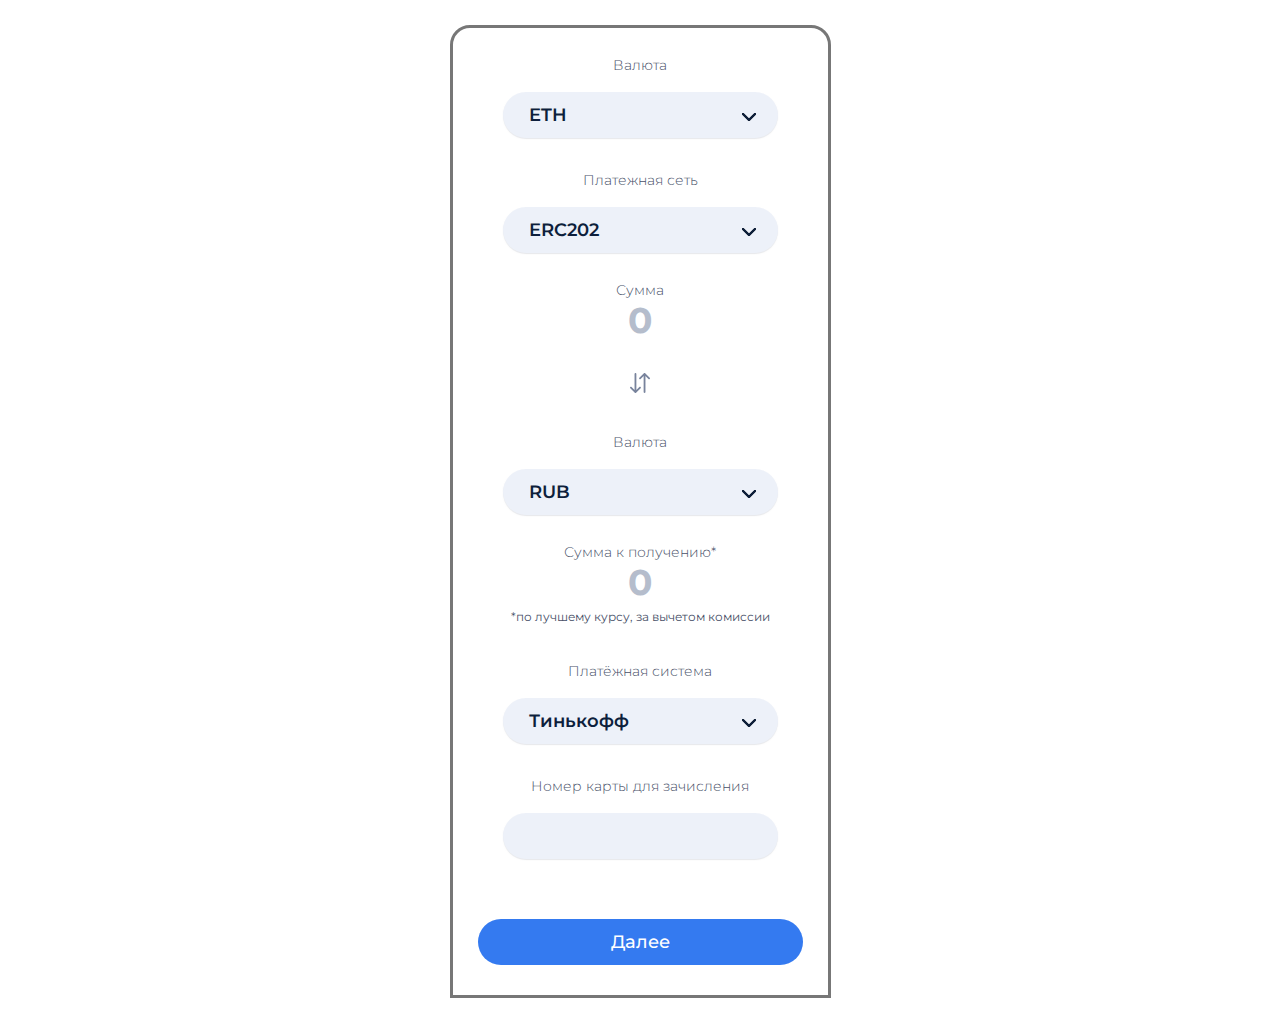
<file: index.html>
<!DOCTYPE html>
<html lang="ru">
<head>
    <meta charset="utf-8">
    <title>dahub</title>
    <link href="https://fonts.googleapis.com/css2?family=Montserrat:wght@300;400;500;600;700&display=swap" rel="stylesheet">
    <link rel="stylesheet" href="https://maxcdn.bootstrapcdn.com/bootstrap/4.0.0/css/bootstrap.min.css" integrity="sha384-Gn5384xqQ1aoWXA+058RXPxPg6fy4IWvTNh0E263XmFcJlSAwiGgFAW/dAiS6JXm" crossorigin="anonymous">
    <link rel="stylesheet" href="style.css">
</head>
<body>
    <div id="app">

        <main>
            <form class="form-exchange" action="index.html" method="post">
                <div class="form-control">
                    <label for="currency">Валюта</label>
                    <div class="select-wrapper">
                        <select name="currency" class="select-currency">
                            <option value="USDT">USDT</option>
                            <option value="BTC">BTC</option>
                            <option value="ETH" selected>ETH</option>
                            <option value="BTC">BTC</option>
                        </select>
                        <svg class="select-angle" width="24" height="24" viewBox="0 0 24 24" fill="none" xmlns="http://www.w3.org/2000/svg">
                            <path d="M18.7 9.7L12.7 15.7C12.5 15.9 12.3 16 12 16C11.7 16 11.5 15.9 11.3 15.7L5.3 9.7C4.9 9.3 4.9 8.7 5.3 8.3C5.7 7.9 6.3 7.9 6.7 8.3L12 13.6L17.3 8.3C17.7 7.9 18.3 7.9 18.7 8.3C19.1 8.7 19.1 9.3 18.7 9.7Z" fill="black"/>
                            <mask id="angle-down" style="mask-type:alpha" maskUnits="userSpaceOnUse" x="5" y="8" width="14" height="8">
                            <path d="M18.7 9.7L12.7 15.7C12.5 15.9 12.3 16 12 16C11.7 16 11.5 15.9 11.3 15.7L5.3 9.7C4.9 9.3 4.9 8.7 5.3 8.3C5.7 7.9 6.3 7.9 6.7 8.3L12 13.6L17.3 8.3C17.7 7.9 18.3 7.9 18.7 8.3C19.1 8.7 19.1 9.3 18.7 9.7Z" fill="white"/>
                            </mask>
                            <g mask="url(#angle-down)">
                            <rect width="24" height="24" fill="#0D1F3C"/>
                            </g>
                        </svg>
                    </div>
                </div>
                <div class="form-control">
                    <label for="network">Платежная сеть</label>
                    <div class="select-wrapper">
                        <select name="network" class="select-currency">
                            <option value="ERC202" selected>ERC202</option>
                            <option value="-">-</option>
                            <option value="-">-</option>
                            <option value="-">-</option>
                        </select>
                        <svg class="select-angle" width="24" height="24" viewBox="0 0 24 24" fill="none" xmlns="http://www.w3.org/2000/svg">
                            <path d="M18.7 9.7L12.7 15.7C12.5 15.9 12.3 16 12 16C11.7 16 11.5 15.9 11.3 15.7L5.3 9.7C4.9 9.3 4.9 8.7 5.3 8.3C5.7 7.9 6.3 7.9 6.7 8.3L12 13.6L17.3 8.3C17.7 7.9 18.3 7.9 18.7 8.3C19.1 8.7 19.1 9.3 18.7 9.7Z" fill="black"/>
                            <mask id="angle-down" style="mask-type:alpha" maskUnits="userSpaceOnUse" x="5" y="8" width="14" height="8">
                            <path d="M18.7 9.7L12.7 15.7C12.5 15.9 12.3 16 12 16C11.7 16 11.5 15.9 11.3 15.7L5.3 9.7C4.9 9.3 4.9 8.7 5.3 8.3C5.7 7.9 6.3 7.9 6.7 8.3L12 13.6L17.3 8.3C17.7 7.9 18.3 7.9 18.7 8.3C19.1 8.7 19.1 9.3 18.7 9.7Z" fill="white"/>
                            </mask>
                            <g mask="url(#angle-down)">
                            <rect width="24" height="24" fill="#0D1F3C"/>
                            </g>
                        </svg>
                    </div>
                </div>
                <div class="form-control amount-wrapper">
                    <label for="amount">Сумма</label>
                    <div class="select-wrapper">
                        <input type="number" name="amount" class="input-amount" placeholder="0" min="0" />
                    </div>
                </div>
                <div class="form-control text-center">
                    <svg  width="20" height="20" viewBox="0 0 20 20" fill="none" xmlns="http://www.w3.org/2000/svg">
                        <g clip-path="url(#select-angle)">
                        <path d="M15.455 19.0905L15.455 3.10336L18.4486 6.09688C18.8035 6.45191 19.3792 6.45191 19.7342 6.09688C20.0892 5.74191 20.0892 5.16627 19.7342 4.81124L15.1888 0.265784C14.8338 -0.0892461 14.2582 -0.0892461 13.9031 0.265784L9.35768 4.81124C9.18016 4.98875 9.09137 5.22142 9.09137 5.45409C9.09137 5.68675 9.18016 5.91942 9.35768 6.09688C9.71265 6.45191 10.2883 6.45191 10.6433 6.09688L13.6368 3.10336L13.6368 19.0905C13.6368 19.5925 14.0439 19.9995 14.5459 19.9995C15.048 19.9995 15.455 19.5925 15.455 19.0905Z" fill="#78839C"/>
                        <path d="M10.6428 15.1882C10.9978 14.8333 10.9978 14.2576 10.6428 13.9026C10.2879 13.5476 9.71222 13.5476 9.35719 13.9026L6.36361 16.8962L6.36361 0.909091C6.36361 0.40703 5.95658 -2.16479e-07 5.45452 -2.38425e-07C4.95246 -2.60371e-07 4.54543 0.40703 4.54543 0.909091L4.54543 16.8962L1.55185 13.9027C1.19688 13.5476 0.621247 13.5476 0.266216 13.9027C0.0887607 14.0801 -2.73285e-05 14.3128 -2.73387e-05 14.5455C-2.73489e-05 14.7781 0.0887616 15.0108 0.266277 15.1882L4.81173 19.7337C5.1667 20.0887 5.74234 20.0887 6.09737 19.7337L10.6428 15.1882Z" fill="#78839C"/>
                        </g>
                        <defs>
                        <clipPath id="select-angle">
                        <rect width="20" height="20" fill="white" transform="translate(20) rotate(90)"/>
                        </clipPath>
                        </defs>
                    </svg>
                </div>
                <div class="form-control">
                    <label for="currency">Валюта</label>
                    <div class="select-wrapper">
                        <select name="currency" class="select-currency">
                            <option value="RUB" selected>RUB</option>
                            <option value="EUR">EUR</option>
                            <option value="USD">USD</option>
                        </select>
                        <svg class="select-angle" width="24" height="24" viewBox="0 0 24 24" fill="none" xmlns="http://www.w3.org/2000/svg">
                            <path d="M18.7 9.7L12.7 15.7C12.5 15.9 12.3 16 12 16C11.7 16 11.5 15.9 11.3 15.7L5.3 9.7C4.9 9.3 4.9 8.7 5.3 8.3C5.7 7.9 6.3 7.9 6.7 8.3L12 13.6L17.3 8.3C17.7 7.9 18.3 7.9 18.7 8.3C19.1 8.7 19.1 9.3 18.7 9.7Z" fill="black"/>
                            <mask id="angle-down" style="mask-type:alpha" maskUnits="userSpaceOnUse" x="5" y="8" width="14" height="8">
                            <path d="M18.7 9.7L12.7 15.7C12.5 15.9 12.3 16 12 16C11.7 16 11.5 15.9 11.3 15.7L5.3 9.7C4.9 9.3 4.9 8.7 5.3 8.3C5.7 7.9 6.3 7.9 6.7 8.3L12 13.6L17.3 8.3C17.7 7.9 18.3 7.9 18.7 8.3C19.1 8.7 19.1 9.3 18.7 9.7Z" fill="white"/>
                            </mask>
                            <g mask="url(#angle-down)">
                            <rect width="24" height="24" fill="#0D1F3C"/>
                            </g>
                        </svg>
                    </div>
                </div>
                <div class="form-control amount-wrapper">
                    <label for="sum">Сумма к получению*</label>
                    <div class="select-wrapper">
                        <input type="number" name="sum" class="input-amount" placeholder="0" min="0" />
                    </div>
                    <p class="textnote">*по лучшему курсу, за вычетом комиссии</p>
                </div>
                <div class="form-control">
                    <label for="payment">Платёжная система</label>
                    <div class="select-wrapper">
                        <select name="payment" class="select-currency">
                            <option value="RUB" selected>Тинькофф</option>
                            <option value="EUR">EUR</option>
                            <option value="USD">USD</option>
                        </select>
                        <svg class="select-angle" width="24" height="24" viewBox="0 0 24 24" fill="none" xmlns="http://www.w3.org/2000/svg">
                            <path d="M18.7 9.7L12.7 15.7C12.5 15.9 12.3 16 12 16C11.7 16 11.5 15.9 11.3 15.7L5.3 9.7C4.9 9.3 4.9 8.7 5.3 8.3C5.7 7.9 6.3 7.9 6.7 8.3L12 13.6L17.3 8.3C17.7 7.9 18.3 7.9 18.7 8.3C19.1 8.7 19.1 9.3 18.7 9.7Z" fill="black"/>
                            <mask id="angle-down" style="mask-type:alpha" maskUnits="userSpaceOnUse" x="5" y="8" width="14" height="8">
                            <path d="M18.7 9.7L12.7 15.7C12.5 15.9 12.3 16 12 16C11.7 16 11.5 15.9 11.3 15.7L5.3 9.7C4.9 9.3 4.9 8.7 5.3 8.3C5.7 7.9 6.3 7.9 6.7 8.3L12 13.6L17.3 8.3C17.7 7.9 18.3 7.9 18.7 8.3C19.1 8.7 19.1 9.3 18.7 9.7Z" fill="white"/>
                            </mask>
                            <g mask="url(#angle-down)">
                            <rect width="24" height="24" fill="#0D1F3C"/>
                            </g>
                        </svg>
                    </div>
                </div>
                <div class="form-control free-amount">
                    <label for="card">Номер карты для зачисления</label>
                    <div class="select-wrapper">
                        <input type="number" name="card" class="input-amount"/>
                    </div>
                </div>
            </form>
        </main>
        <footer class="footer">
            <a class="button button-blue">Далее</a>
        </footer>
    </div>
</body>
</html>
</file>
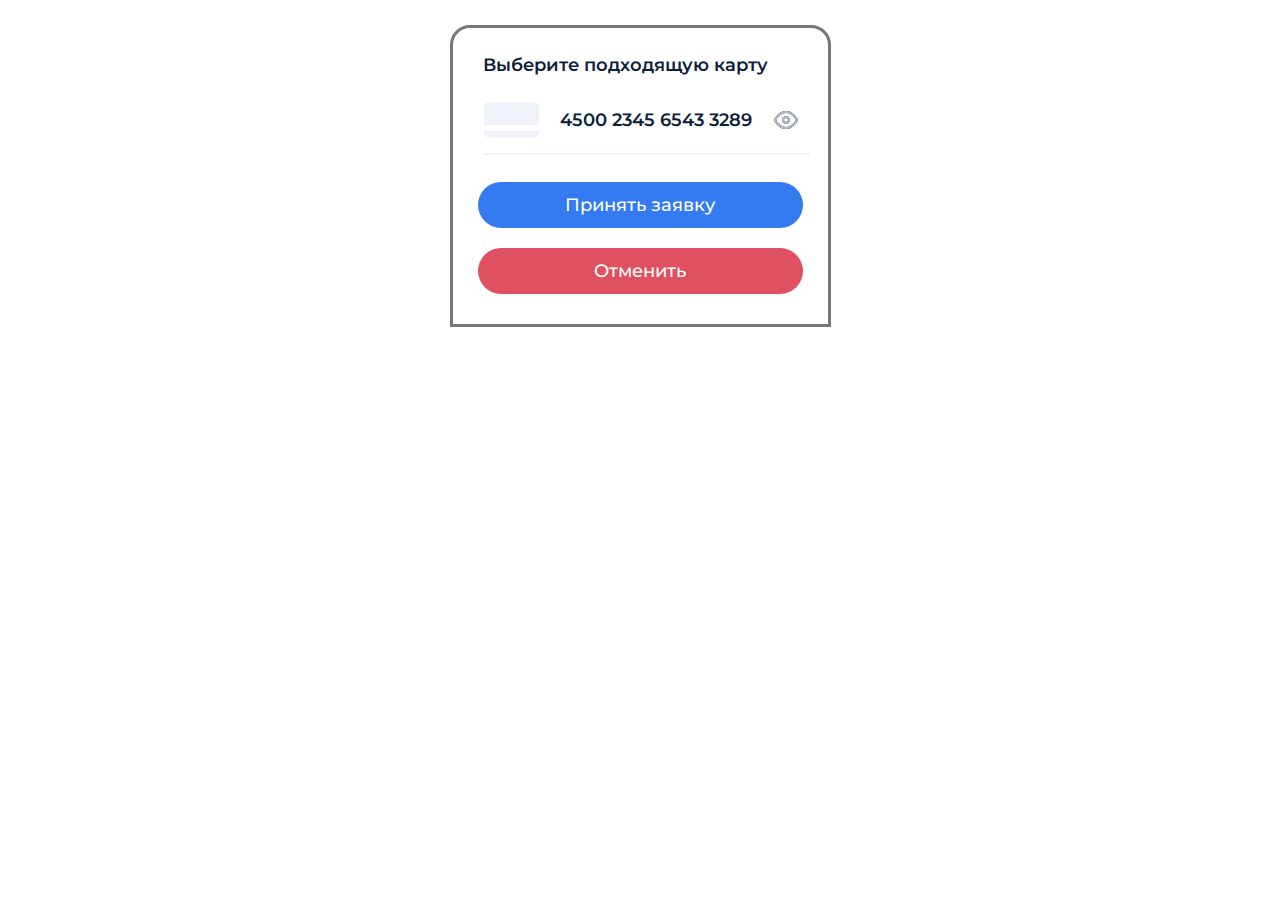
<file: accept.html>
<!DOCTYPE html>
<html lang="ru">
<head> 
    <meta charset="utf-8">
    <title>dahub</title>
    <link href="https://fonts.googleapis.com/css2?family=Montserrat:wght@300;400;500;600;700&display=swap" rel="stylesheet">
    <link rel="stylesheet" href="https://maxcdn.bootstrapcdn.com/bootstrap/4.0.0/css/bootstrap.min.css" integrity="sha384-Gn5384xqQ1aoWXA+058RXPxPg6fy4IWvTNh0E263XmFcJlSAwiGgFAW/dAiS6JXm" crossorigin="anonymous">
    <link rel="stylesheet" href="style.css">
</head>
<body>
    <div id="app">
        <main>
            <div class="text-block">
                <p>Выберите подходящую карту</p>
            </div>
            <div class="text-block">
                <div class="d-flex align-items-center justify-content-between">
                    <svg width="56" height="36" viewBox="0 0 56 36" fill="none" xmlns="http://www.w3.org/2000/svg">
                        <rect x="1" width="55" height="36" rx="5" fill="#EFF2F9"/>
                        <rect y="23" width="56" height="6" fill="white"/>
                    </svg>
                    <div class="credentias">
                        <p>4500 2345 6543 3289</p>
                    </div>
                    <svg width="24" height="24" viewBox="0 0 24 24" fill="none" xmlns="http://www.w3.org/2000/svg">
                        <path fill-rule="evenodd" clip-rule="evenodd" d="M12 3C19.5157 3 23.7244 11.2 23.9248 11.6C24.0251 11.8 24.0251 12.2 23.9248 12.4C23.7244 12.8 19.5157 21 12 21C4.92586 21 0.78149 13.7351 0.151837 12.6314C0.112538 12.5625 0.0869305 12.5176 0.0751566 12.5C-0.0250522 12.2 -0.0250522 11.9 0.0751566 11.6C0.275574 11.2 4.48434 3 12 3ZM2.07933 12C3.08142 13.6 6.58873 19 12 19C17.4113 19 20.9186 13.6 21.9207 12C20.9186 10.4 17.4113 5 12 5C6.58873 5 2.98121 10.4 2.07933 12ZM12 8C9.79541 8 7.99165 9.8 7.99165 12C7.99165 14.2 9.79541 16 12 16C14.2046 16 16.0084 14.2 16.0084 12C16.0084 9.8 14.2046 8 12 8ZM9.99582 12C9.99582 13.1 10.8977 14 12 14C13.1023 14 14.0042 13.1 14.0042 12C14.0042 10.9 13.1023 10 12 10C10.8977 10 9.99582 10.9 9.99582 12Z" fill="black"/>
                        <mask id="mask0" style="mask-type:alpha" maskUnits="userSpaceOnUse" x="0" y="3" width="24" height="18">
                        <path fill-rule="evenodd" clip-rule="evenodd" d="M12 3C19.5157 3 23.7244 11.2 23.9248 11.6C24.0251 11.8 24.0251 12.2 23.9248 12.4C23.7244 12.8 19.5157 21 12 21C4.92586 21 0.78149 13.7351 0.151837 12.6314C0.112538 12.5625 0.0869305 12.5176 0.0751566 12.5C-0.0250522 12.2 -0.0250522 11.9 0.0751566 11.6C0.275574 11.2 4.48434 3 12 3ZM2.07933 12C3.08142 13.6 6.58873 19 12 19C17.4113 19 20.9186 13.6 21.9207 12C20.9186 10.4 17.4113 5 12 5C6.58873 5 2.98121 10.4 2.07933 12ZM12 8C9.79541 8 7.99165 9.8 7.99165 12C7.99165 14.2 9.79541 16 12 16C14.2046 16 16.0084 14.2 16.0084 12C16.0084 9.8 14.2046 8 12 8ZM9.99582 12C9.99582 13.1 10.8977 14 12 14C13.1023 14 14.0042 13.1 14.0042 12C14.0042 10.9 13.1023 10 12 10C10.8977 10 9.99582 10.9 9.99582 12Z" fill="white"/>
                        </mask>
                        <g mask="url(#mask0)">
                        <rect width="24" height="24" fill="#B5BBC9"/>
                        </g>
                    </svg>
                </div>
            </div>
            <div class="line-block">
                <svg width="327" height="2" viewBox="0 0 327 2" fill="none" xmlns="http://www.w3.org/2000/svg">
                    <rect width="327" height="2" rx="1" fill="#EDF1F9"/>
                </svg>
            </div>

        </main>
        <footer class="footer">
            <a class="button button-blue">Принять заявку</a>
            <a class="button button-red">Отменить</a>
        </footer>
    </div>
</body>
</html>
</file>
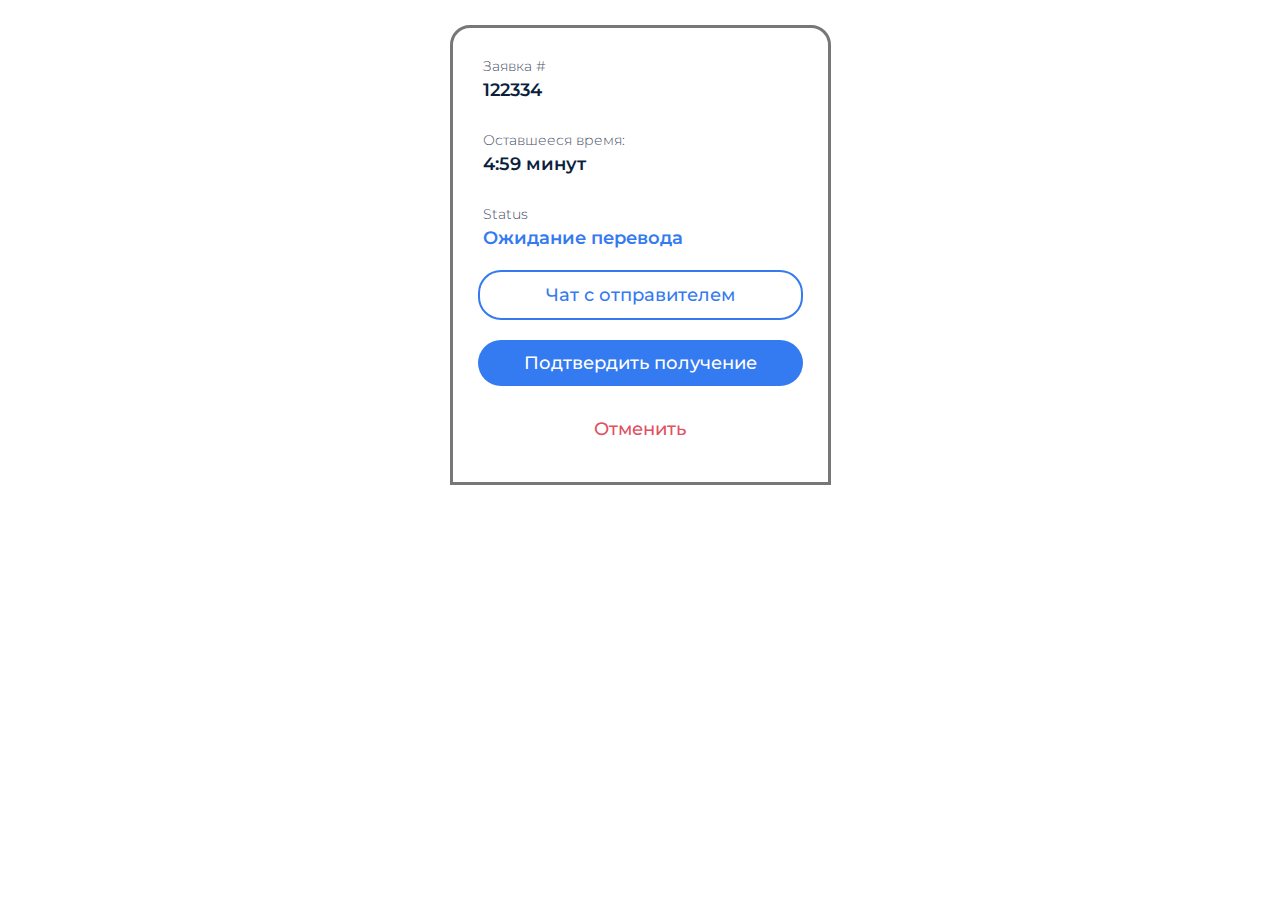
<file: accept2.html>
<!DOCTYPE html>
<html lang="ru">
<head>
    <meta charset="utf-8">
    <title>dahub</title>
    <link href="https://fonts.googleapis.com/css2?family=Montserrat:wght@300;400;500;600;700&display=swap" rel="stylesheet">
    <link rel="stylesheet" href="https://maxcdn.bootstrapcdn.com/bootstrap/4.0.0/css/bootstrap.min.css" integrity="sha384-Gn5384xqQ1aoWXA+058RXPxPg6fy4IWvTNh0E263XmFcJlSAwiGgFAW/dAiS6JXm" crossorigin="anonymous">
    <link rel="stylesheet" href="style.css">
</head>
<body>
    <div id="app">
        <main>
            <div class="text-block">
                <p><small>Заявка #</small></p>
                <p>122334</p>
            </div>
            <div class="text-block">
                <p><small>Оставшееся время:</small></p>
                <p>4:59 минут</p>
            </div>
            <div class="text-block text-blue">
                <p><small>Status</small></p>
                <p>Ожидание перевода</p>
            </div>
        </main>
        <footer class="footer">
            <a class="button button-border">Чат с отправителем</a>
            <a class="button button-blue">Подтвердить получение</a>
            <a class="button button-clear">Отменить</a>
        </footer>
    </div>
</body>
</html>
</file>
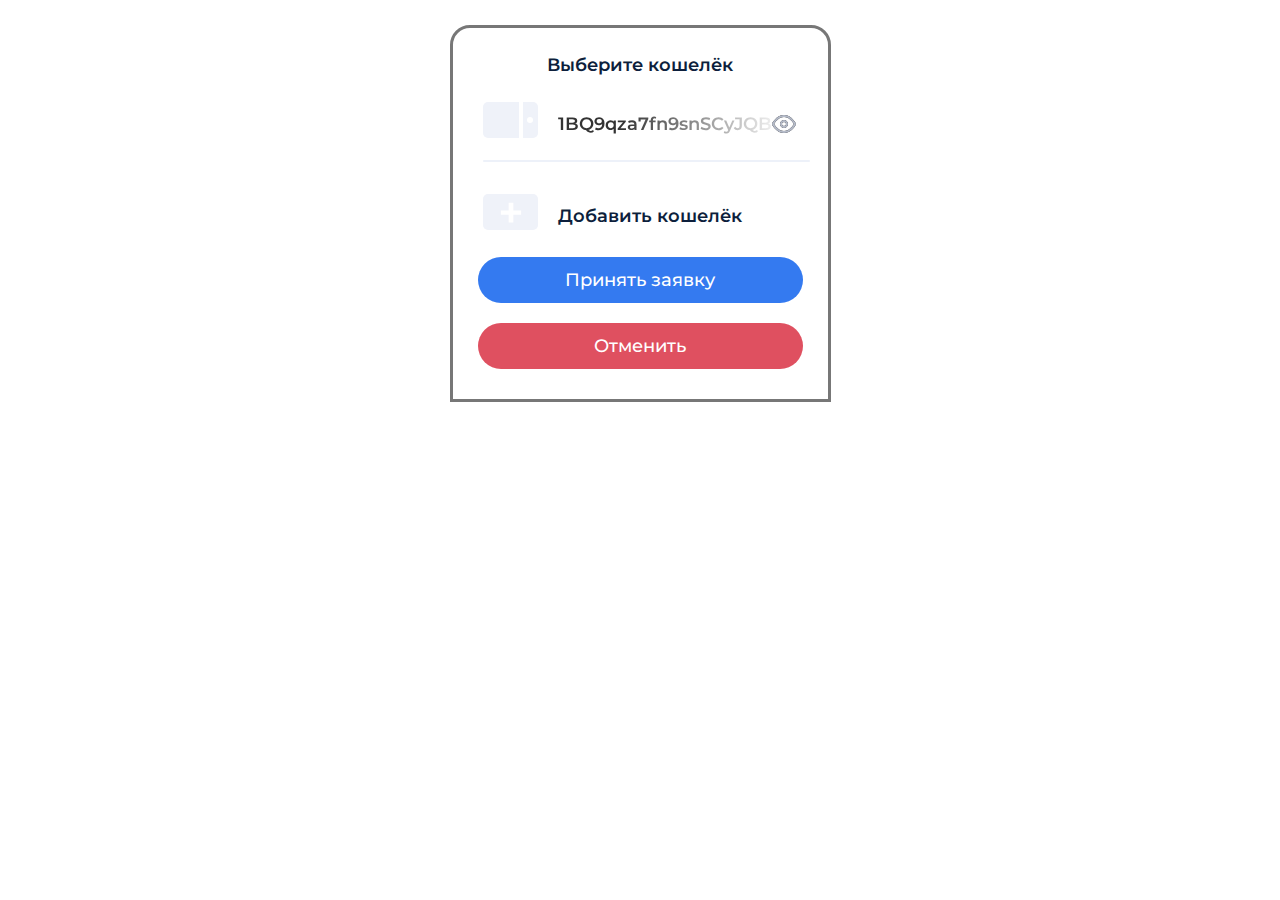
<file: cripto.html>
<!DOCTYPE html>
<html lang="ru">
<head>
    <meta charset="utf-8">
    <title>dahub</title>
    <link href="https://fonts.googleapis.com/css2?family=Montserrat:wght@300;400;500;600;700&display=swap" rel="stylesheet">
    <link rel="stylesheet" href="https://maxcdn.bootstrapcdn.com/bootstrap/4.0.0/css/bootstrap.min.css" integrity="sha384-Gn5384xqQ1aoWXA+058RXPxPg6fy4IWvTNh0E263XmFcJlSAwiGgFAW/dAiS6JXm" crossorigin="anonymous">
    <link rel="stylesheet" href="style.css">
</head>
<body>
    <div id="app">
        <main>
            <div class="text-block wallet">
                <p>Выберите кошелёк</p>
            </div>
            <div class="text-block">
                <div class="d-flex align-items-center">
                  <div class="svg-items">
                    <svg width="55" height="36" viewBox="0 0 55 36" fill="none" xmlns="http://www.w3.org/2000/svg">
                      <rect width="55" height="36" rx="5" fill="#EFF2F9"/>
                      <circle cx="47" cy="18" r="3" fill="white"/>
                      <rect x="36" width="4" height="36" fill="white"/>
                    </svg>
                  </div>
                    <div class="text-wallet">
                        <p>1BQ9qza7fn9snSCyJQB</p>
                    </div>
                    <svg width="24" height="24" viewBox="0 0 24 24" fill="none" xmlns="http://www.w3.org/2000/svg">
                        <path fill-rule="evenodd" clip-rule="evenodd" d="M12 3C19.5157 3 23.7244 11.2 23.9248 11.6C24.0251 11.8 24.0251 12.2 23.9248 12.4C23.7244 12.8 19.5157 21 12 21C4.92586 21 0.78149 13.7351 0.151837 12.6314C0.112538 12.5625 0.0869305 12.5176 0.0751566 12.5C-0.0250522 12.2 -0.0250522 11.9 0.0751566 11.6C0.275574 11.2 4.48434 3 12 3ZM2.07933 12C3.08142 13.6 6.58873 19 12 19C17.4113 19 20.9186 13.6 21.9207 12C20.9186 10.4 17.4113 5 12 5C6.58873 5 2.98121 10.4 2.07933 12ZM12 8C9.79541 8 7.99165 9.8 7.99165 12C7.99165 14.2 9.79541 16 12 16C14.2046 16 16.0084 14.2 16.0084 12C16.0084 9.8 14.2046 8 12 8ZM9.99582 12C9.99582 13.1 10.8977 14 12 14C13.1023 14 14.0042 13.1 14.0042 12C14.0042 10.9 13.1023 10 12 10C10.8977 10 9.99582 10.9 9.99582 12Z" fill="black"/>
                        <mask id="mask0" style="mask-type:alpha" maskUnits="userSpaceOnUse" x="0" y="3" width="24" height="18">
                        <path fill-rule="evenodd" clip-rule="evenodd" d="M12 3C19.5157 3 23.7244 11.2 23.9248 11.6C24.0251 11.8 24.0251 12.2 23.9248 12.4C23.7244 12.8 19.5157 21 12 21C4.92586 21 0.78149 13.7351 0.151837 12.6314C0.112538 12.5625 0.0869305 12.5176 0.0751566 12.5C-0.0250522 12.2 -0.0250522 11.9 0.0751566 11.6C0.275574 11.2 4.48434 3 12 3ZM2.07933 12C3.08142 13.6 6.58873 19 12 19C17.4113 19 20.9186 13.6 21.9207 12C20.9186 10.4 17.4113 5 12 5C6.58873 5 2.98121 10.4 2.07933 12ZM12 8C9.79541 8 7.99165 9.8 7.99165 12C7.99165 14.2 9.79541 16 12 16C14.2046 16 16.0084 14.2 16.0084 12C16.0084 9.8 14.2046 8 12 8ZM9.99582 12C9.99582 13.1 10.8977 14 12 14C13.1023 14 14.0042 13.1 14.0042 12C14.0042 10.9 13.1023 10 12 10C10.8977 10 9.99582 10.9 9.99582 12Z" fill="white"/>
                        </mask>
                        <g mask="url(#mask0)">
                        <rect width="24" height="24" fill="#B5BBC9"/>
                        </g>
                    </svg>
                </div>
            </div>
            <div class="line-block">
                <svg width="327" height="2" viewBox="0 0 327 2" fill="none" xmlns="http://www.w3.org/2000/svg">
                    <rect width="327" height="2" rx="1" fill="#EDF1F9"/>
                </svg>
            </div>
            <div class="text-block">
                <div class="d-flex align-items-center">
                  <div class="svg-items">
                    <svg width="55" height="36" viewBox="0 0 55 36" fill="none" xmlns="http://www.w3.org/2000/svg">
                      <rect width="55" height="36" rx="5" fill="#EFF2F9"/>
                      <path d="M38.144 20.8H30.356V28.5H25.648V20.8H17.86V16.4H25.648V8.7H30.356V16.4H38.144V20.8Z" fill="white"/>
                    </svg>
                  </div>
                    <div>
                        <p>Добавить кошелёк</p>
                    </div>
                </div>
            </div>
        </main>
        <footer class="footer">
            <a class="button button-blue">Принять заявку</a>
            <a class="button button-red">Отменить</a>
        </footer>
    </div>
</body>
</html>
</file>
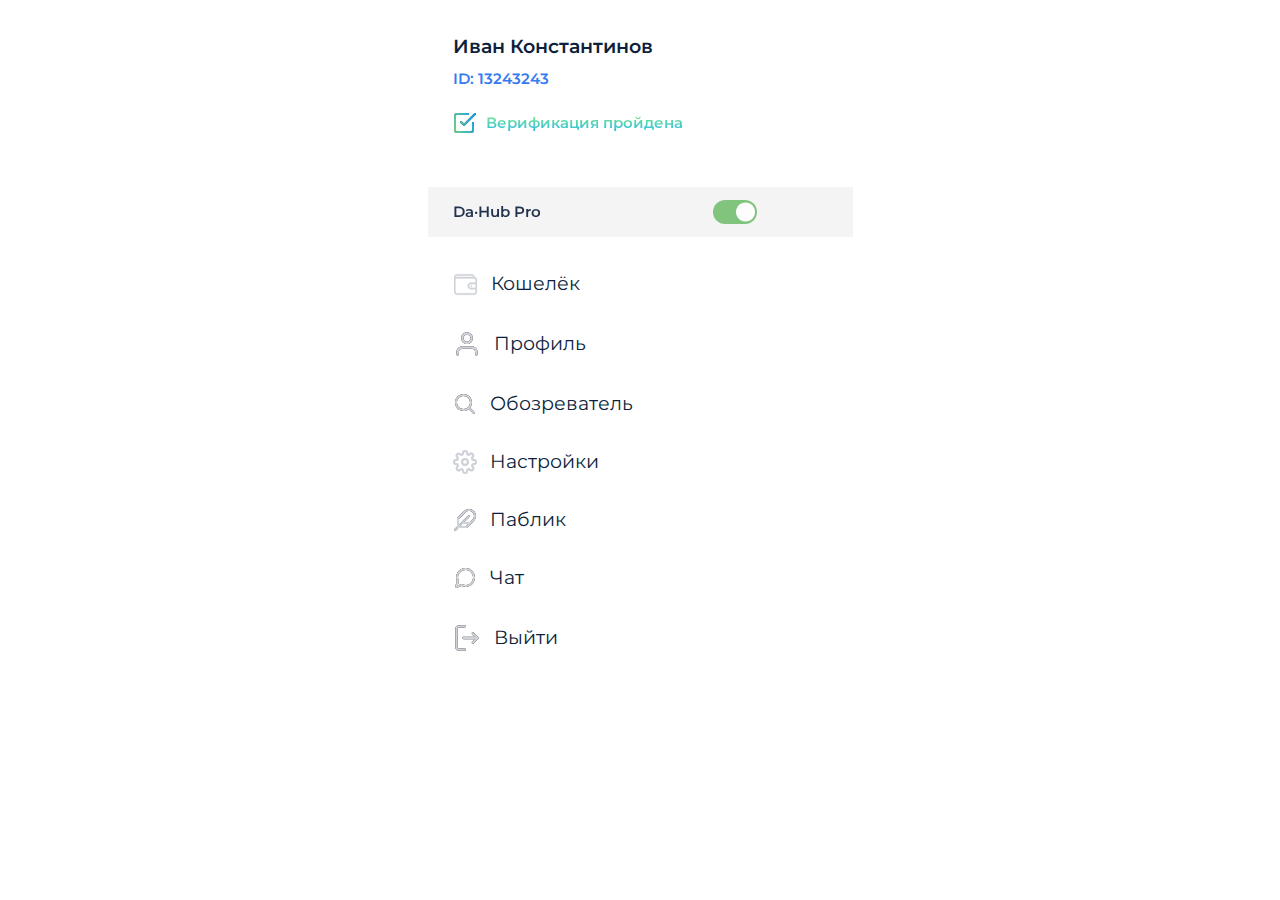
<file: menu.html>
<!DOCTYPE html>
<html lang="ru">
<head>
    <meta charset="utf-8">
    <title>dahub</title>
    <link href="https://fonts.googleapis.com/css2?family=Montserrat:wght@300;400;500;600;700&display=swap" rel="stylesheet">
    <link rel="stylesheet" href="https://maxcdn.bootstrapcdn.com/bootstrap/4.0.0/css/bootstrap.min.css" integrity="sha384-Gn5384xqQ1aoWXA+058RXPxPg6fy4IWvTNh0E263XmFcJlSAwiGgFAW/dAiS6JXm" crossorigin="anonymous">
    <link rel="stylesheet" href="style.css">
</head>
<body>
    <div class="menu-swipe">
        <div class="user-info">
            <h2 class="username">Иван Константинов</h2>
            <p class="user-id">ID: 13243243</p>
            <div class="verification-info">
                <p>
                    <svg width="24" height="24" viewBox="0 0 24 24" fill="none" xmlns="http://www.w3.org/2000/svg">
                        <path fill-rule="evenodd" clip-rule="evenodd" d="M19 12C19 11.4 19.4 11 20 11C20.6 11 21 11.4 21 12V19C21 20.7 19.7 22 18 22H4C2.3 22 1 20.7 1 19V5C1 3.3 2.3 2 4 2H15C15.6 2 16 2.4 16 3C16 3.6 15.6 4 15 4H4C3.4 4 3 4.4 3 5V19C3 19.6 3.4 20 4 20H18C18.6 20 19 19.6 19 19V12ZM11.7 14.7L22.7 3.7C23.1 3.3 23.1 2.7 22.7 2.3C22.3 1.9 21.7 1.9 21.3 2.3L11 12.6L8.7 10.3C8.3 9.9 7.7 9.9 7.3 10.3C6.9 10.7 6.9 11.3 7.3 11.7L10.3 14.7C10.5 14.9 10.7 15 11 15C11.3 15 11.5 14.9 11.7 14.7Z" fill="black"/>
                        <mask id="maskverify" style="mask-type:alpha" maskUnits="userSpaceOnUse" x="1" y="2" width="22" height="20">
                        <path fill-rule="evenodd" clip-rule="evenodd" d="M19 12C19 11.4 19.4 11 20 11C20.6 11 21 11.4 21 12V19C21 20.7 19.7 22 18 22H4C2.3 22 1 20.7 1 19V5C1 3.3 2.3 2 4 2H15C15.6 2 16 2.4 16 3C16 3.6 15.6 4 15 4H4C3.4 4 3 4.4 3 5V19C3 19.6 3.4 20 4 20H18C18.6 20 19 19.6 19 19V12ZM11.7 14.7L22.7 3.7C23.1 3.3 23.1 2.7 22.7 2.3C22.3 1.9 21.7 1.9 21.3 2.3L11 12.6L8.7 10.3C8.3 9.9 7.7 9.9 7.3 10.3C6.9 10.7 6.9 11.3 7.3 11.7L10.3 14.7C10.5 14.9 10.7 15 11 15C11.3 15 11.5 14.9 11.7 14.7Z" fill="white"/>
                        </mask>
                        <g mask="url(#maskverify)">
                        <g opacity="0.9">
                        <rect width="24" height="24" fill="url(#verify_linear)"/>
                        </g>
                        </g>
                        <defs>
                        <linearGradient id="verify_linear" x1="-7.24873" y1="17" x2="20.8666" y2="6.97207" gradientUnits="userSpaceOnUse">
                        <stop stop-color="#85F362"/>
                        <stop offset="1" stop-color="#02AAFF"/>
                        </linearGradient>
                        </defs>
                    </svg>
                    Верификация пройдена
                </p>
            </div>
        </div>
        <div class="version-pro">
            <h2 class="name-pro">
                Da·Hub Pro
                <svg width="44" height="24" viewBox="0 0 44 24" fill="none" xmlns="http://www.w3.org/2000/svg">
                    <rect width="44" height="24" rx="12" fill="#75BF72"/>
                    <path fill-rule="evenodd" clip-rule="evenodd" d="M32.5 21.5C37.7467 21.5 42 17.2467 42 12C42 6.75329 37.7467 2.5 32.5 2.5C27.2533 2.5 23 6.75329 23 12C23 17.2467 27.2533 21.5 32.5 21.5Z" fill="white"/>
                </svg>
            </h2>
        </div>
        <ul class="nav flex-column">
            <li class="nav-item">
                <a href="" class="nav-link">
                    <svg width="25" height="25" viewBox="0 0 25 25" fill="none" xmlns="http://www.w3.org/2000/svg">
                        <g clip-path="url(#icon-wallet)">
                        <path d="M21.7336 6.07273C21.6096 4.47281 20.2691 3.20865 18.638 3.20865H4.10599C2.39334 3.20865 1 4.60199 1 6.31464V20.6853C1 22.398 2.39334 23.7913 4.10599 23.7913H20.8941C22.6067 23.7913 24 22.398 24 20.6853V9.06246C24 7.64078 23.0395 6.44001 21.7336 6.07273ZM4.10599 4.65962H18.638C19.4276 4.65962 20.0894 5.21557 20.2535 5.95652H4.10599C3.49789 5.95652 2.93052 6.13286 2.45097 6.43611V6.31464C2.45097 5.40207 3.19342 4.65962 4.10599 4.65962ZM20.894 22.3404H4.10599C3.19342 22.3404 2.45097 21.5979 2.45097 20.6853V9.06246C2.45097 8.14989 3.19342 7.40745 4.10599 7.40745H20.8941C21.8066 7.40745 22.5491 8.14989 22.5491 9.06246V11.5943H17.9229C16.0897 11.5943 14.5983 13.0858 14.5983 14.919C14.5983 16.7522 16.0898 18.2437 17.9229 18.2437H22.549V20.6853C22.549 21.5979 21.8066 22.3404 20.894 22.3404ZM22.549 16.7927H17.9229C16.8898 16.7927 16.0493 15.9522 16.0493 14.919C16.0493 13.8858 16.8898 13.0453 17.9229 13.0453H22.549V16.7927Z" fill="#CFD2D8" stroke="#CFD2D8" stroke-width="0.3"/>
                        <path d="M18.1923 15.7294C18.6095 15.7294 18.9477 15.3912 18.9477 14.974C18.9477 14.5569 18.6095 14.2187 18.1923 14.2187C17.7752 14.2187 17.437 14.5569 17.437 14.974C17.437 15.3912 17.7752 15.7294 18.1923 15.7294Z" fill="#CFD2D8" stroke="#CFD2D8" stroke-width="0.3"/>
                        </g>
                        <defs>
                        <clipPath id="icon-wallet">
                        <rect width="23" height="23" fill="white" transform="translate(1 2)"/>
                        </clipPath>
                        </defs>
                    </svg>
                    <span>Кошелёк</span>
                </a>
            </li>
            <li class="nav-item">
                <a href="" class="nav-link">
                    <svg width="28" height="28" viewBox="0 0 28 28" fill="none" xmlns="http://www.w3.org/2000/svg">
                        <path fill-rule="evenodd" clip-rule="evenodd" d="M8.16667 8.16668C8.16667 4.90001 10.7333 2.33334 14 2.33334C17.2667 2.33334 19.8333 4.90001 19.8333 8.16668C19.8333 11.4333 17.2667 14 14 14C10.7333 14 8.16667 11.4333 8.16667 8.16668ZM24.5 22.1667V24.5C24.5 25.2 24.0333 25.6667 23.3333 25.6667C22.6333 25.6667 22.1667 25.2 22.1667 24.5V22.1667C22.1667 20.1833 20.65 18.6667 18.6667 18.6667H9.33333C7.35 18.6667 5.83333 20.1833 5.83333 22.1667V24.5C5.83333 25.2 5.36667 25.6667 4.66667 25.6667C3.96667 25.6667 3.5 25.2 3.5 24.5V22.1667C3.5 18.9 6.06667 16.3333 9.33333 16.3333H18.6667C21.9333 16.3333 24.5 18.9 24.5 22.1667ZM14 11.6667C12.0167 11.6667 10.5 10.15 10.5 8.16668C10.5 6.18334 12.0167 4.66668 14 4.66668C15.9833 4.66668 17.5 6.18334 17.5 8.16668C17.5 10.15 15.9833 11.6667 14 11.6667Z" fill="black"/>
                        <mask id="icon-user" style="mask-type:alpha" maskUnits="userSpaceOnUse" x="3" y="2" width="22" height="24">
                        <path fill-rule="evenodd" clip-rule="evenodd" d="M8.16667 8.16668C8.16667 4.90001 10.7333 2.33334 14 2.33334C17.2667 2.33334 19.8333 4.90001 19.8333 8.16668C19.8333 11.4333 17.2667 14 14 14C10.7333 14 8.16667 11.4333 8.16667 8.16668ZM24.5 22.1667V24.5C24.5 25.2 24.0333 25.6667 23.3333 25.6667C22.6333 25.6667 22.1667 25.2 22.1667 24.5V22.1667C22.1667 20.1833 20.65 18.6667 18.6667 18.6667H9.33333C7.35 18.6667 5.83333 20.1833 5.83333 22.1667V24.5C5.83333 25.2 5.36667 25.6667 4.66667 25.6667C3.96667 25.6667 3.5 25.2 3.5 24.5V22.1667C3.5 18.9 6.06667 16.3333 9.33333 16.3333H18.6667C21.9333 16.3333 24.5 18.9 24.5 22.1667ZM14 11.6667C12.0167 11.6667 10.5 10.15 10.5 8.16668C10.5 6.18334 12.0167 4.66668 14 4.66668C15.9833 4.66668 17.5 6.18334 17.5 8.16668C17.5 10.15 15.9833 11.6667 14 11.6667Z" fill="white"/>
                        </mask>
                        <g mask="url(#icon-user)">
                        <rect width="28" height="28" fill="#CFD2D8"/>
                        </g>
                    </svg>
                    <span>Профиль</span>
                </a>
            </li>
            <li class="nav-item">
                <a href="" class="nav-link">
                    <svg width="24" height="24" viewBox="0 0 24 24" fill="none" xmlns="http://www.w3.org/2000/svg">
                        <path fill-rule="evenodd" clip-rule="evenodd" d="M17.2 15.8L21.7 20.3C22.1 20.7 22.1 21.3 21.7 21.7C21.5 21.9 21.2 22 21 22C20.8 22 20.5 21.9 20.3 21.7L15.8 17.2C14.3 18.3 12.5 19 10.5 19C5.8 19 2 15.2 2 10.5C2 5.8 5.8 2 10.5 2C15.2 2 19 5.8 19 10.5C19 12.5 18.3 14.4 17.2 15.8ZM10.5 4C6.9 4 4 6.9 4 10.5C4 14.1 6.9 17 10.5 17C12.3 17 13.9 16.3 15.1 15.1C16.3 13.9 17 12.3 17 10.5C17 6.9 14.1 4 10.5 4Z" fill="black"/>
                        <mask id="icon-reviewer" style="mask-type:alpha" maskUnits="userSpaceOnUse" x="2" y="2" width="20" height="20">
                        <path fill-rule="evenodd" clip-rule="evenodd" d="M17.2 15.8L21.7 20.3C22.1 20.7 22.1 21.3 21.7 21.7C21.5 21.9 21.2 22 21 22C20.8 22 20.5 21.9 20.3 21.7L15.8 17.2C14.3 18.3 12.5 19 10.5 19C5.8 19 2 15.2 2 10.5C2 5.8 5.8 2 10.5 2C15.2 2 19 5.8 19 10.5C19 12.5 18.3 14.4 17.2 15.8ZM10.5 4C6.9 4 4 6.9 4 10.5C4 14.1 6.9 17 10.5 17C12.3 17 13.9 16.3 15.1 15.1C16.3 13.9 17 12.3 17 10.5C17 6.9 14.1 4 10.5 4Z" fill="white"/>
                        </mask>
                        <g mask="url(#icon-reviewer)">
                        <rect width="24" height="24" fill="#CFD2D8"/>
                        </g>
                    </svg>
                    <span>Обозреватель</span>
                </a>
            </li>
            <li class="nav-item">
                <a href="" class="nav-link">
                    <svg width="24" height="24" viewBox="0 0 24 24" fill="none" xmlns="http://www.w3.org/2000/svg">
                        <path fill-rule="evenodd" clip-rule="evenodd" d="M20.3 15.4C20.4 15.2 20.6 15 21 15C22.7 15 24 13.7 24 12C24 10.3 22.7 9 21 9H20.8C20.6 9 20.4 8.9 20.3 8.7C20.3 8.6 20.3 8.6 20.2 8.5C20.1 8.3 20.1 8 20.4 7.7C21.6 6.5 21.6 4.6 20.4 3.5C19.8 2.9 19.1 2.6 18.3 2.6C17.5 2.6 16.7 2.9 16.1 3.5C15.9 3.7 15.6 3.7 15.4 3.6C15.2 3.6 15 3.3 15 3C15 1.3 13.7 0 12 0C10.3 0 9 1.3 9 3V3.2C9 3.4 8.9 3.6 8.7 3.7C8.6575 3.7 8.63307 3.7 8.61134 3.70767C8.58194 3.71806 8.5575 3.7425 8.5 3.8C8.3 3.9 8 3.8 7.7 3.6C6.5 2.4 4.6 2.4 3.5 3.6C2.3 4.8 2.3 6.7 3.6 7.9C3.8 8.1 3.8 8.4 3.7 8.7C3.6 8.9 3.3 9.1 3 9.1C1.3 9.1 0 10.4 0 12.1C0 13.8 1.3 15.1 3 15.1H3.2C3.5 15.1 3.7 15.3 3.8 15.5C3.9 15.7 3.9 16 3.6 16.3C3 16.9 2.7 17.6 2.7 18.4C2.7 19.2 3 19.9 3.6 20.5C4.8 21.7 6.7 21.7 7.9 20.4C8.1 20.2 8.4 20.2 8.7 20.3C9 20.4 9.1 20.6 9.1 21C9.1 22.7 10.4 24 12.1 24C13.8 24 15.1 22.7 15.1 21V20.8C15.1 20.5 15.3 20.3 15.5 20.2C15.7 20.1 16 20.1 16.3 20.4C17.5 21.6 19.4 21.6 20.5 20.4C21.7 19.2 21.7 17.3 20.4 16.1C20.3 15.9 20.2 15.6 20.3 15.4ZM8 12C8 9.8 9.8 8 12 8C14.2 8 16 9.8 16 12C16 14.2 14.2 16 12 16C9.8 16 8 14.2 8 12ZM10 12C10 13.1 10.9 14 12 14C13.1 14 14 13.1 14 12C14 10.9 13.1 10 12 10C10.9 10 10 10.9 10 12ZM19.1 17.6C18.3 16.7 18.1 15.6 18.5 14.6C18.9 13.6 19.9 13 20.9 13C21.6 13 22 12.6 22 12C22 11.4 21.6 11 21 11H20.8C19.8 11 18.8 10.4 18.4 9.4C18.3 9.3 18.3 9.2 18.3 9.1C18 8.2 18.2 7.1 18.9 6.4C19.4 5.9 19.4 5.3 19 4.9C18.8 4.7 18.6 4.6 18.3 4.6C18 4.6 17.8 4.7 17.6 4.9C16.7 5.7 15.6 5.9 14.6 5.5C13.6 5.1 13 4.2 13 3.1C13 2.4 12.6 2 12 2C11.4 2 11 2.4 11 3V3.2C11 4.2 10.4 5.2 9.4 5.6C9.3 5.7 9.2 5.7 9.1 5.7C8.2 6 7.1 5.8 6.4 5.1C5.9 4.6 5.3 4.6 4.9 5C4.5 5.4 4.5 6 4.9 6.4C5.7 7.3 5.9 8.4 5.5 9.4C5.1 10.4 4.2 11.1 3.1 11.1H3C2.4 11.1 2 11.5 2 12.1C2 12.7 2.4 13.1 3 13.1H3.2C4.2 13.1 5.2 13.7 5.6 14.7C6.1 15.7 5.9 16.8 5.1 17.6C4.8 17.9 4.7 18.1 4.7 18.4C4.7 18.7 4.8 18.9 5 19.1C5.4 19.5 6 19.5 6.4 19.1C6.9 18.6 7.6 18.3 8.3 18.3C8.7 18.3 9.1 18.3 9.4 18.5C10.4 18.9 11.1 19.8 11.1 20.9V21C11.1 21.6 11.5 22 12.1 22C12.7 22 13.1 21.6 13.1 21V20.8C13.1 19.8 13.7 18.8 14.7 18.4C15.7 17.9 16.8 18.1 17.6 18.9C17.9 19.2 18.1 19.3 18.4 19.3C18.7 19.3 18.9 19.2 19.1 19C19.3 18.8 19.4 18.6 19.4 18.3C19.4 18 19.3 17.8 19.1 17.6Z" fill="#CFD2D8"/>
                        <mask id="icon-settings" style="mask-type:alpha" maskUnits="userSpaceOnUse" x="0" y="0" width="24" height="24">
                        <path fill-rule="evenodd" clip-rule="evenodd" d="M20.3 15.4C20.4 15.2 20.6 15 21 15C22.7 15 24 13.7 24 12C24 10.3 22.7 9 21 9H20.8C20.6 9 20.4 8.9 20.3 8.7C20.3 8.6 20.3 8.6 20.2 8.5C20.1 8.3 20.1 8 20.4 7.7C21.6 6.5 21.6 4.6 20.4 3.5C19.8 2.9 19.1 2.6 18.3 2.6C17.5 2.6 16.7 2.9 16.1 3.5C15.9 3.7 15.6 3.7 15.4 3.6C15.2 3.6 15 3.3 15 3C15 1.3 13.7 0 12 0C10.3 0 9 1.3 9 3V3.2C9 3.4 8.9 3.6 8.7 3.7C8.6575 3.7 8.63307 3.7 8.61134 3.70767C8.58194 3.71806 8.5575 3.7425 8.5 3.8C8.3 3.9 8 3.8 7.7 3.6C6.5 2.4 4.6 2.4 3.5 3.6C2.3 4.8 2.3 6.7 3.6 7.9C3.8 8.1 3.8 8.4 3.7 8.7C3.6 8.9 3.3 9.1 3 9.1C1.3 9.1 0 10.4 0 12.1C0 13.8 1.3 15.1 3 15.1H3.2C3.5 15.1 3.7 15.3 3.8 15.5C3.9 15.7 3.9 16 3.6 16.3C3 16.9 2.7 17.6 2.7 18.4C2.7 19.2 3 19.9 3.6 20.5C4.8 21.7 6.7 21.7 7.9 20.4C8.1 20.2 8.4 20.2 8.7 20.3C9 20.4 9.1 20.6 9.1 21C9.1 22.7 10.4 24 12.1 24C13.8 24 15.1 22.7 15.1 21V20.8C15.1 20.5 15.3 20.3 15.5 20.2C15.7 20.1 16 20.1 16.3 20.4C17.5 21.6 19.4 21.6 20.5 20.4C21.7 19.2 21.7 17.3 20.4 16.1C20.3 15.9 20.2 15.6 20.3 15.4ZM8 12C8 9.8 9.8 8 12 8C14.2 8 16 9.8 16 12C16 14.2 14.2 16 12 16C9.8 16 8 14.2 8 12ZM10 12C10 13.1 10.9 14 12 14C13.1 14 14 13.1 14 12C14 10.9 13.1 10 12 10C10.9 10 10 10.9 10 12ZM19.1 17.6C18.3 16.7 18.1 15.6 18.5 14.6C18.9 13.6 19.9 13 20.9 13C21.6 13 22 12.6 22 12C22 11.4 21.6 11 21 11H20.8C19.8 11 18.8 10.4 18.4 9.4C18.3 9.3 18.3 9.2 18.3 9.1C18 8.2 18.2 7.1 18.9 6.4C19.4 5.9 19.4 5.3 19 4.9C18.8 4.7 18.6 4.6 18.3 4.6C18 4.6 17.8 4.7 17.6 4.9C16.7 5.7 15.6 5.9 14.6 5.5C13.6 5.1 13 4.2 13 3.1C13 2.4 12.6 2 12 2C11.4 2 11 2.4 11 3V3.2C11 4.2 10.4 5.2 9.4 5.6C9.3 5.7 9.2 5.7 9.1 5.7C8.2 6 7.1 5.8 6.4 5.1C5.9 4.6 5.3 4.6 4.9 5C4.5 5.4 4.5 6 4.9 6.4C5.7 7.3 5.9 8.4 5.5 9.4C5.1 10.4 4.2 11.1 3.1 11.1H3C2.4 11.1 2 11.5 2 12.1C2 12.7 2.4 13.1 3 13.1H3.2C4.2 13.1 5.2 13.7 5.6 14.7C6.1 15.7 5.9 16.8 5.1 17.6C4.8 17.9 4.7 18.1 4.7 18.4C4.7 18.7 4.8 18.9 5 19.1C5.4 19.5 6 19.5 6.4 19.1C6.9 18.6 7.6 18.3 8.3 18.3C8.7 18.3 9.1 18.3 9.4 18.5C10.4 18.9 11.1 19.8 11.1 20.9V21C11.1 21.6 11.5 22 12.1 22C12.7 22 13.1 21.6 13.1 21V20.8C13.1 19.8 13.7 18.8 14.7 18.4C15.7 17.9 16.8 18.1 17.6 18.9C17.9 19.2 18.1 19.3 18.4 19.3C18.7 19.3 18.9 19.2 19.1 19C19.3 18.8 19.4 18.6 19.4 18.3C19.4 18 19.3 17.8 19.1 17.6Z" fill="white"/>
                        </mask>
                        <g mask="url(#icon-settings)">
                        <rect width="24" height="24" fill="#CFD2D8"/>
                        </g>
                    </svg>
                    <span>Настройки</span>
                </a>
            </li>
            <li class="nav-item">
                <a href="" class="nav-link">
                    <svg width="24" height="24" viewBox="0 0 24 24" fill="none" xmlns="http://www.w3.org/2000/svg">
                        <path fill-rule="evenodd" clip-rule="evenodd" d="M20.9 3.0227C18.2 0.325766 13.7 0.325766 11 3.0227L4.3 9.81498C4.1 10.0148 4 10.2145 4 10.5142V18.605L1.3 21.3019C0.9 21.7015 0.9 22.3008 1.3 22.7003C1.5 22.9001 1.7 23 2 23C2.3 23 2.5 22.9001 2.7 22.7003L5.4 20.0034H13.5C13.8 20.0034 14 19.9035 14.2 19.7037L20.9 12.9115C23.7 10.2145 23.7 5.81952 20.9 3.0227ZM13.1 18.0057H7.4L9.4 16.0079H15.1L13.1 18.0057ZM17.1 14.0102L19.5 11.5131C21.5 9.61521 21.5 6.41884 19.6 4.42111C17.6 2.42338 14.5 2.42338 12.5 4.42111L6 10.9137V16.6073L8.3 14.3099L15.3 7.31782C15.7 6.91827 16.3 6.91827 16.7 7.31782C17.1 7.71737 17.1 8.31669 16.7 8.71623L11.4 14.0102H17H17.1Z" fill="black"/>
                        <mask id="icon-public" style="mask-type:alpha" maskUnits="userSpaceOnUse" x="1" y="1" width="22" height="22">
                        <path fill-rule="evenodd" clip-rule="evenodd" d="M20.9 3.0227C18.2 0.325766 13.7 0.325766 11 3.0227L4.3 9.81498C4.1 10.0148 4 10.2145 4 10.5142V18.605L1.3 21.3019C0.9 21.7015 0.9 22.3008 1.3 22.7003C1.5 22.9001 1.7 23 2 23C2.3 23 2.5 22.9001 2.7 22.7003L5.4 20.0034H13.5C13.8 20.0034 14 19.9035 14.2 19.7037L20.9 12.9115C23.7 10.2145 23.7 5.81952 20.9 3.0227ZM13.1 18.0057H7.4L9.4 16.0079H15.1L13.1 18.0057ZM17.1 14.0102L19.5 11.5131C21.5 9.61521 21.5 6.41884 19.6 4.42111C17.6 2.42338 14.5 2.42338 12.5 4.42111L6 10.9137V16.6073L8.3 14.3099L15.3 7.31782C15.7 6.91827 16.3 6.91827 16.7 7.31782C17.1 7.71737 17.1 8.31669 16.7 8.71623L11.4 14.0102H17H17.1Z" fill="white"/>
                        </mask>
                        <g mask="url(#icon-public)">
                        <rect width="24" height="24" fill="#CFD2D8"/>
                        </g>
                    </svg>
                    <span>Паблик</span>
                </a>
            </li>
            <li class="nav-item">
                <a href="" class="nav-link">
                    <svg width="24" height="24" viewBox="0 0 24 24" fill="none" xmlns="http://www.w3.org/2000/svg">
                        <path fill-rule="evenodd" clip-rule="evenodd" d="M13.0176 2C17.908 2.2 21.7006 6.1 22 10.9V11.4C22 12.9 21.7006 14.4 21.002 15.7C19.4051 18.9 16.1115 20.9 12.5186 20.9C11.1213 20.9 9.82388 20.6 8.62623 20.1L3.33661 21.9C3.2368 22 3.137 22 3.0372 22C2.73778 22 2.53817 21.9 2.23876 21.7C2.03915 21.5 1.93935 21.1 2.03915 20.7L3.83563 15.4C3.33661 14.2 3.0372 12.8 3.0372 11.5C3.0372 7.9 5.03328 4.6 8.32682 3C9.62428 2.3 11.0215 2 12.5186 2H13.0176ZM19.2055 14.9C19.7045 13.8 20.0039 12.7 20.0039 11.5V11C19.7045 7.2 16.7104 4.2 12.9178 4H12.5186C11.4208 4 10.2231 4.3 9.22506 4.8C6.63015 6.1 5.03328 8.6 5.03328 11.5C5.03328 12.6 5.33269 13.8 5.83171 14.8C6.03132 15.1 6.03132 15.3 5.93152 15.6L4.63406 19.4L8.42662 18.1C8.72604 18.1 9.02545 18.1 9.22506 18.2C10.2231 18.7 11.4208 19 12.5186 19C15.4129 19 17.908 17.5 19.2055 14.9Z" fill="black"/>
                        <mask id="icon-chat" style="mask-type:alpha" maskUnits="userSpaceOnUse" x="2" y="2" width="20" height="20">
                        <path fill-rule="evenodd" clip-rule="evenodd" d="M13.0176 2C17.908 2.2 21.7006 6.1 22 10.9V11.4C22 12.9 21.7006 14.4 21.002 15.7C19.4051 18.9 16.1115 20.9 12.5186 20.9C11.1213 20.9 9.82388 20.6 8.62623 20.1L3.33661 21.9C3.2368 22 3.137 22 3.0372 22C2.73778 22 2.53817 21.9 2.23876 21.7C2.03915 21.5 1.93935 21.1 2.03915 20.7L3.83563 15.4C3.33661 14.2 3.0372 12.8 3.0372 11.5C3.0372 7.9 5.03328 4.6 8.32682 3C9.62428 2.3 11.0215 2 12.5186 2H13.0176ZM19.2055 14.9C19.7045 13.8 20.0039 12.7 20.0039 11.5V11C19.7045 7.2 16.7104 4.2 12.9178 4H12.5186C11.4208 4 10.2231 4.3 9.22506 4.8C6.63015 6.1 5.03328 8.6 5.03328 11.5C5.03328 12.6 5.33269 13.8 5.83171 14.8C6.03132 15.1 6.03132 15.3 5.93152 15.6L4.63406 19.4L8.42662 18.1C8.72604 18.1 9.02545 18.1 9.22506 18.2C10.2231 18.7 11.4208 19 12.5186 19C15.4129 19 17.908 17.5 19.2055 14.9Z" fill="white"/>
                        </mask>
                        <g mask="url(#icon-chat)">
                        <rect width="24" height="24" fill="#D2D5DA"/>
                        </g>
                    </svg>
                    <span>Чат</span>
                </a>
            </li>
            <li class="nav-item">
                <a href="" class="nav-link">
                    <svg width="28" height="28" viewBox="0 0 28 28" fill="none" xmlns="http://www.w3.org/2000/svg">
                        <path fill-rule="evenodd" clip-rule="evenodd" d="M11.6783 26.8334C12.3791 26.8334 12.8464 26.3667 12.8464 25.6667C12.8464 24.9667 12.3791 24.5 11.6783 24.5H5.83763C5.13676 24.5 4.66951 24.0334 4.66951 23.3334V4.66669C4.66951 3.96669 5.13676 3.50002 5.83763 3.50002H11.6783C12.3791 3.50002 12.8464 3.03335 12.8464 2.33335C12.8464 1.63335 12.3791 1.16669 11.6783 1.16669H5.83763C3.85182 1.16669 2.33325 2.68335 2.33325 4.66669V23.3334C2.33325 25.3167 3.85182 26.8334 5.83763 26.8334H11.6783ZM25.579 13.5334C25.6958 13.8834 25.6958 14.2334 25.579 14.4667C25.579 14.5834 25.4622 14.7 25.3454 14.8167L20.6728 19.4834C20.4392 19.7167 20.0888 19.8334 19.8552 19.8334C19.6215 19.8334 19.2711 19.7167 19.0375 19.4834C18.5702 19.0167 18.5702 18.3167 19.0375 17.85L21.7242 15.1667H10.5101C9.80926 15.1667 9.34201 14.7 9.34201 14C9.34201 13.3 9.80926 12.8334 10.5101 12.8334H21.7242L19.0375 10.15C18.5702 9.68335 18.5702 8.98335 19.0375 8.51669C19.5047 8.05002 20.2056 8.05002 20.6728 8.51669L25.3454 13.1834C25.4038 13.2417 25.433 13.3 25.4622 13.3584C25.4914 13.4167 25.5206 13.475 25.579 13.5334Z" fill="black"/>
                        <mask id="icon-exit" style="mask-type:alpha" maskUnits="userSpaceOnUse" x="2" y="1" width="24" height="26">
                        <path fill-rule="evenodd" clip-rule="evenodd" d="M11.6783 26.8334C12.3791 26.8334 12.8464 26.3667 12.8464 25.6667C12.8464 24.9667 12.3791 24.5 11.6783 24.5H5.83763C5.13676 24.5 4.66951 24.0334 4.66951 23.3334V4.66669C4.66951 3.96669 5.13676 3.50002 5.83763 3.50002H11.6783C12.3791 3.50002 12.8464 3.03335 12.8464 2.33335C12.8464 1.63335 12.3791 1.16669 11.6783 1.16669H5.83763C3.85182 1.16669 2.33325 2.68335 2.33325 4.66669V23.3334C2.33325 25.3167 3.85182 26.8334 5.83763 26.8334H11.6783ZM25.579 13.5334C25.6958 13.8834 25.6958 14.2334 25.579 14.4667C25.579 14.5834 25.4622 14.7 25.3454 14.8167L20.6728 19.4834C20.4392 19.7167 20.0888 19.8334 19.8552 19.8334C19.6215 19.8334 19.2711 19.7167 19.0375 19.4834C18.5702 19.0167 18.5702 18.3167 19.0375 17.85L21.7242 15.1667H10.5101C9.80926 15.1667 9.34201 14.7 9.34201 14C9.34201 13.3 9.80926 12.8334 10.5101 12.8334H21.7242L19.0375 10.15C18.5702 9.68335 18.5702 8.98335 19.0375 8.51669C19.5047 8.05002 20.2056 8.05002 20.6728 8.51669L25.3454 13.1834C25.4038 13.2417 25.433 13.3 25.4622 13.3584C25.4914 13.4167 25.5206 13.475 25.579 13.5334Z" fill="white"/>
                        </mask>
                        <g mask="url(#icon-exit)">
                        <rect width="28" height="28" fill="#CFD2D8"/>
                        </g>
                    </svg>
                    <span>Выйти</span>
                </a>
            </li>
        </ul>
    </div>
</body>

</html>
</file>
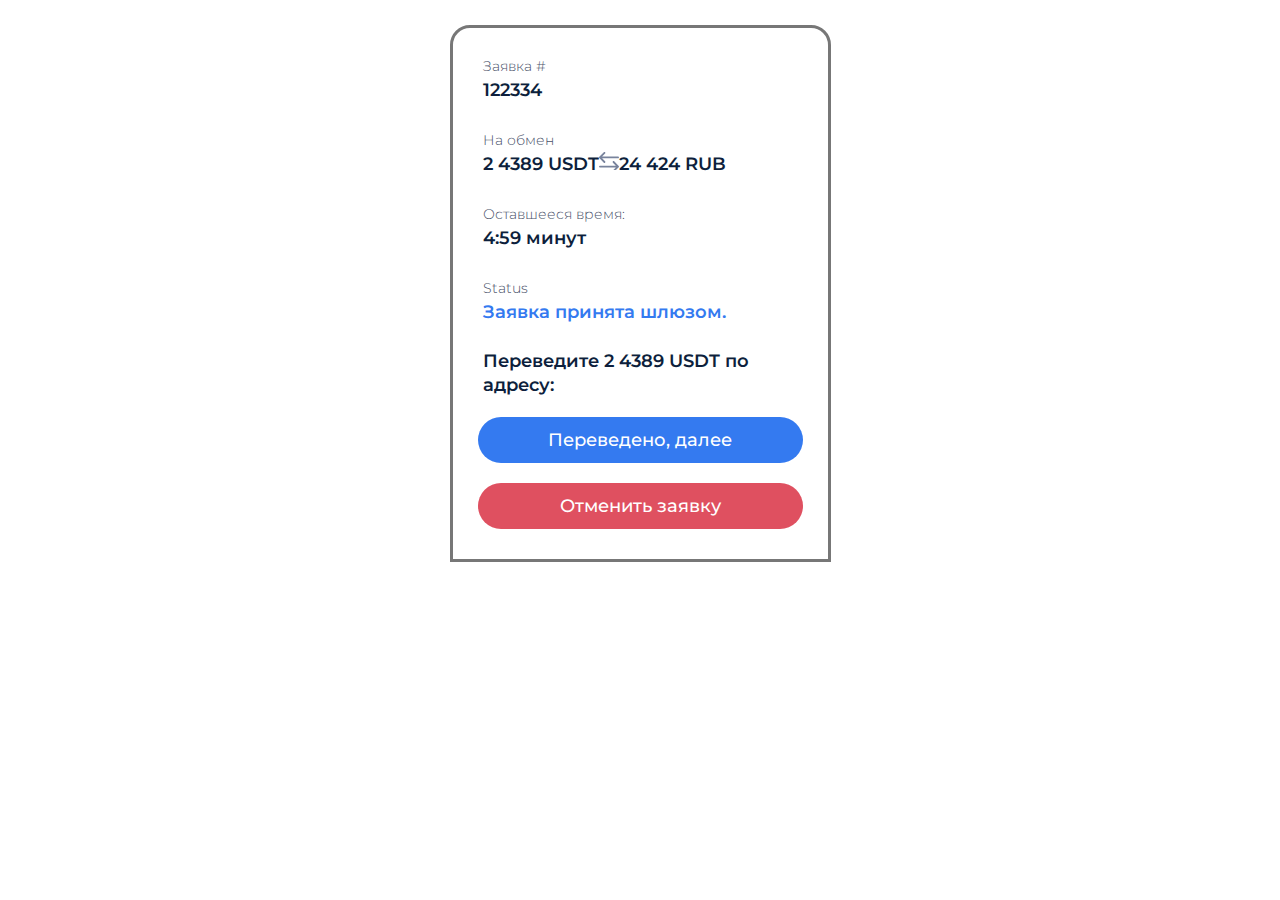
<file: order-accept.html>
<!DOCTYPE html>
<html lang="ru">
<head>
    <meta charset="utf-8">
    <title>dahub</title>
    <link href="https://fonts.googleapis.com/css2?family=Montserrat:wght@300;400;500;600;700&display=swap" rel="stylesheet">
    <link rel="stylesheet" href="https://maxcdn.bootstrapcdn.com/bootstrap/4.0.0/css/bootstrap.min.css" integrity="sha384-Gn5384xqQ1aoWXA+058RXPxPg6fy4IWvTNh0E263XmFcJlSAwiGgFAW/dAiS6JXm" crossorigin="anonymous">
    <link rel="stylesheet" href="style.css">
</head>
<body>
    <div id="app">
        <main>
            <div class="text-block">
                <p><small>Заявка #</small></p>
                <p>122334</p>
            </div>
            <div class="text-block">
                <p><small>На обмен</small></p>
                <div class="d-flex">
                    <p>2 4389 USDT</p>
                    <svg width="20" height="18" viewBox="0 0 20 18" fill="none" xmlns="http://www.w3.org/2000/svg">
                        <g clip-path="url(#clip0)">
                        <path d="M19.0905 4.54499H3.10336L6.09688 1.55142C6.45191 1.19645 6.45191 0.620814 6.09688 0.265784C5.74191 -0.0892458 5.16627 -0.0892458 4.81124 0.265784L0.265784 4.81124C-0.0892458 5.1662 -0.0892458 5.74184 0.265784 6.09687L4.81124 10.6423C4.98875 10.8198 5.22142 10.9086 5.45409 10.9086C5.68675 10.9086 5.91942 10.8198 6.09688 10.6423C6.45191 10.2874 6.45191 9.71172 6.09688 9.35669L3.10336 6.36317H19.0905C19.5925 6.36317 19.9995 5.95614 19.9995 5.45408C19.9995 4.95202 19.5925 4.54499 19.0905 4.54499Z" fill="#78839C"/>
                        <path d="M15.1882 9.35711C14.8333 9.00214 14.2576 9.00214 13.9026 9.35711C13.5476 9.71208 13.5476 10.2877 13.9026 10.6427L16.8962 13.6363H0.909091C0.40703 13.6363 0 14.0434 0 14.5454C0 15.0475 0.40703 15.4545 0.909091 15.4545H16.8962L13.9027 18.4481C13.5476 18.8031 13.5476 19.3787 13.9027 19.7337C14.0801 19.9112 14.3128 20 14.5455 20C14.7781 20 15.0108 19.9112 15.1882 19.7337L19.7337 15.1882C20.0887 14.8332 20.0887 14.2576 19.7337 13.9026L15.1882 9.35711Z" fill="#78839C"/>
                        </g>
                        <defs>
                        <clipPath id="clip0">
                        <rect width="20" height="20" fill="white"/>
                        </clipPath>
                        </defs>
                    </svg>
                    <p>24 424 RUB</p>
                </div>
            </div>
            <div class="text-block">
                <p><small>Оставшееся время:</small></p>
                <p>4:59 минут</p>
            </div>
            <div class="text-block text-blue">
                <p><small>Status</small></p>
                <p>Заявка принята шлюзом.</p>
            </div>
            <div class="text-block">
                <p>Переведите 2 4389 USDT по адресу:</p>
            </div>
        </main>
        <footer class="footer">
            <a class="button button-blue">Переведено, далее</a>
            <a class="button button-red">Отменить заявку</a>
        </footer>
    </div>
</body>
</html>
</file>
<file: style.css>
* {
    box-sizing: border-box;
    outline: 0;
    border: 0;
    padding: 0;
    margin: 0;
    font-family: 'Montserrat', sans-serif;
}
body {
}
a {
    cursor: pointer;
}
p {
    margin:0;
    padding: 0;
}
select {
    -webkit-appearance: none;
    -moz-appearance: none;
    text-indent: 1px;
    text-overflow: '';
    cursor:pointer;
}
select option {
    cursor: pointer!important;
}
label {
    display: block;
    width: 100%;
    font-weight: 300;
    font-size: 14px;
    line-height: 24px;
    text-align: center;
    color: #485068;
    margin-bottom: 15px;
}

input[type="number"] {
    background: #EDF1F9;
    box-shadow: 0px 1px 1px rgba(207, 210, 216, 0.5);
    border-radius: 30px;
    height: 46px;
    width: 100%;
    line-height: 46px;
    font-weight: 600;
    font-size: 18px;
    line-height: 24px;
    color: #0D1F3C;
    padding-left: 25px;
}
input[type="number"]::placeholder {
    color: #B5BDCC;
}
form.form-exchange {
    padding: 25px 50px 10px;
}

.amount-wrapper input[type="number"] {
    font-weight: bold;
    font-size: 36px;
    line-height: 56px;
    display: flex;
    align-items: center;
    text-align: center;
    color: #347AF0;
    width: 100%;
    background:transparent;
    padding: 0;
    box-shadow: none;
}
input[type='number']::-webkit-inner-spin-button {
    display: none;
}
.text-center {
    text-align: center;
}
#app {
    width:375px;
    margin:25px auto;
    border:3px solid #777;
    border-radius: 20px 20px 0px 0px;
    padding-bottom: 30px;
    box-sizing: content-box;
}
.menu-swipe {
    width:375px;
    margin:35px auto;
}
.amount-wrapper label {
    margin-bottom: 0;
    line-height: 1;
}

.form-control {
    margin-bottom: 30px;
    border: none;
    padding: 0;
}

.textnote {
    text-align: center;
    color: #485068;
    font-size: 12px;
    line-height: 24px;
}
a.button {
    background: #EDF1F9;
    border-radius: 23px;
    width: 100%;
    display: block;
    text-align: center;
    font-weight: 500;
    font-size: 18px;
    line-height: 46px;
    color: #FFFFFF;
    margin-top: 20px;
}
a.button-blue {
    background: #347AF0;
    color: #FFFFFF!important;
}
a.button-red {
    background: #DF5060;
    color: #FFFFFF!important;
}
a.button-clear {
    background: none;
    color: #DF5060!important;
}
a.button-border {
    border: 2px solid #347AF0;
    border-radius: 23px;
    background: none;
    color: #347AF0!important;
}

.form-exchange .select-currency {
    width: 100%;
    height: 46px;
    background: #EDF1F9;
    box-shadow: 0px 1px 1px rgba(207, 210, 216, 0.5);
    border-radius: 30px;
    font-weight: 600;
    font-size: 18px;
    line-height: 24px;
    color: #0D1F3C;
    padding: 0 25px;
}
.select-wrapper {
    position: relative;

}
.select-angle {
    position: absolute;
    right: 17px;
    top: 13px;
}
footer {
    padding:0 25px;
}
.text-block {
    padding: 25px 30px 0px;
}
.text-block.wallet {
  text-align: center;
}
.text-wallet {
  background: linear-gradient(to right, #333, #333 30%, #eee 100%, #333 100%);
  -webkit-background-clip: text;
  -webkit-text-fill-color: transparent;
}
.text-block p {
    font-weight: 600;
    font-size: 18px;
    line-height: 24px;
    color: #0D1F3C;
}
.text-block p small {
    font-weight: 300;
    font-size: 14px;
    line-height: 24px;
    color: #485068;
}
.text-blue p {
    color: #347AF0
}
.line-block {
    padding: 0px 30px 0px;
}
.nav-link {
    padding: 0;
}
.svg-items {
  padding: 0px 20px 0px 0px;
}
.menu-swipe div.user-info {
    padding: 0px 131px 35px 0px;
}
.menu-swipe div.user-info h2 {
    font-weight: 600;
    font-size: 19px;
    line-height: 24px;
    color: #0D1F3C;
}
.menu-swipe div.user-info p.user-id {
    font-weight: 600;
    font-size: 15px;
    line-height: 24px;
    color: #347AF0;
}
.menu-swipe div.user-info div.verification-info p {
    font-weight: 600;
    font-size: 15px;
    line-height: 24px;
    opacity: 0.9;
    background: -webkit-linear-gradient(#85F362, #02AAFF);
    -webkit-background-clip: text;
    -webkit-text-fill-color: transparent;
    margin-top: 20px;
    display: flex;
    align-items: center;
}
.menu-swipe div.user-info div.verification-info p svg {
    margin-right: 9px;
}

.menu-swipe ul.nav  {

}
.menu-swipe ul.nav li {
    margin: 17px 0;
}
.menu-swipe ul.nav li a {
    font-weight: normal;
    font-size: 19px;
    line-height: 24px;
    color: #0D1F3C;
    display: flex;
    align-items: center;
}
.menu-swipe ul.nav li a svg {
    margin-right: 13px;
}
div.version-pro {
    height: 50px;
    margin: 17px -25px;
    background: #F4F4F4;
    display: flex;
}
div.version-pro h2 {
    font-weight: 600;
    font-size: 15px;
    line-height: 24px;
    opacity: 0.9;
    color: #0D1F3C;
    display: flex;
    align-items: center;
    margin: 25px;
}
div.version-pro svg {
    margin-left: 172px;
}
</file>
